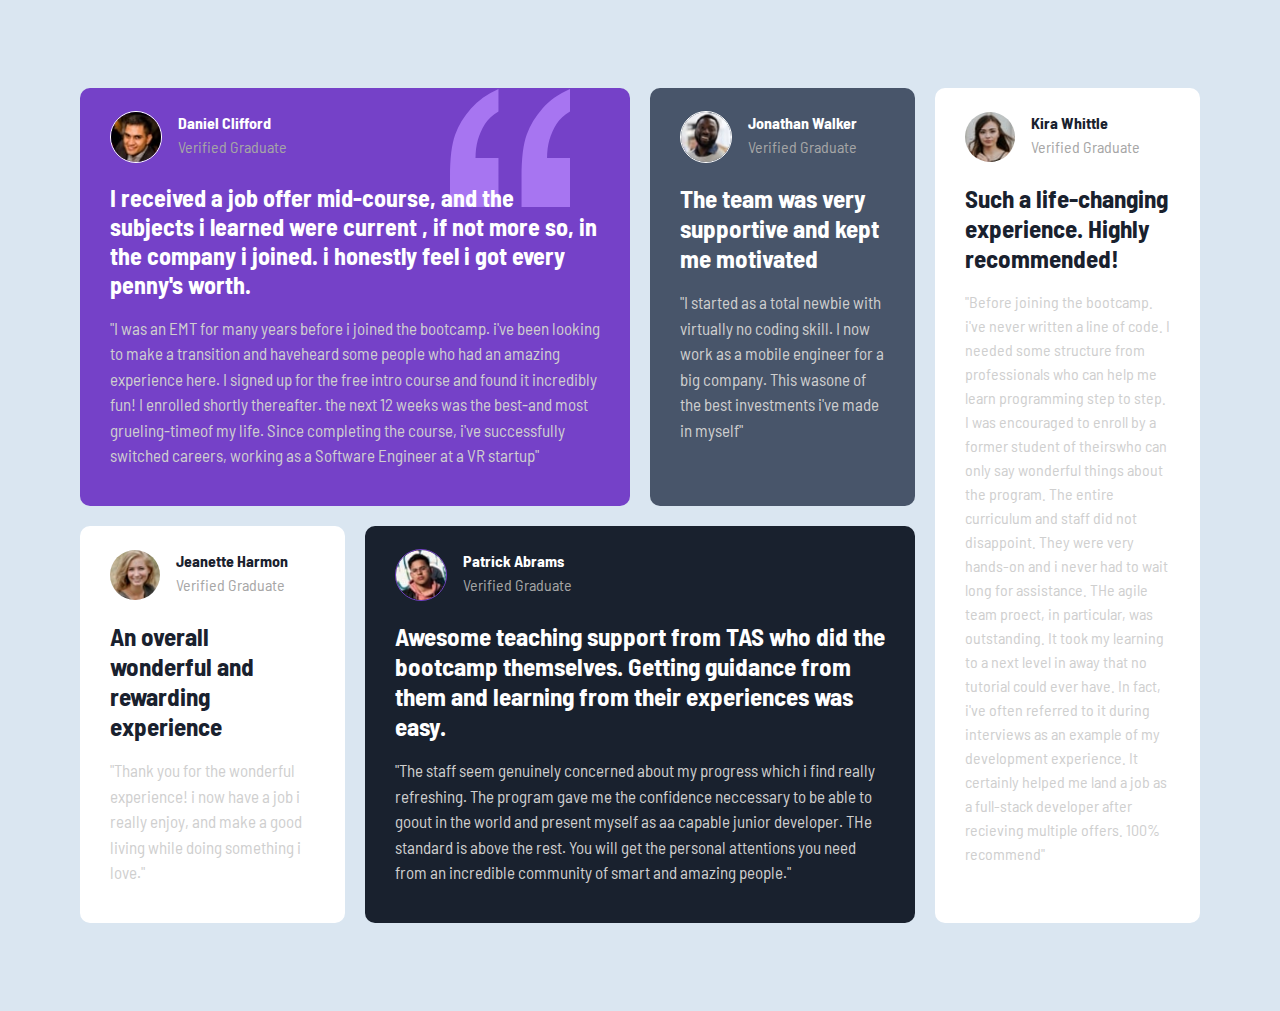
<file: index.html>
<!DOCTYPE html>
<html lang="en">
<head>
    <meta charset="UTF-8">
    <meta name="viewport" content="width=device-width, initial-scale=1.0">
    <title>Testimonial</title>
    <link rel="shortcut icon" href="images/favicon-32x32.png" type="image/x-icon">
    <link rel="stylesheet" href="styles.css">

    <link rel="preconnect" href="https://fonts.googleapis.com">
<link rel="preconnect" href="https://fonts.gstatic.com" crossorigin>
<link href="https://fonts.googleapis.com/css2?family=Barlow+Semi+Condensed:ital,wght@0,100;0,200;0,300;0,400;0,500;0,600;0,700;0,800;0,900;1,100;1,200;1,300;1,400;1,500;1,600;1,700;1,800;1,900&display=swap" rel="stylesheet">
</head>
<body>
    <main id="container">
        <div class="div1">
            <div class="image">
                <img class="img" src="images/image-daniel.jpg" alt="img">
                <div class="name">
                    <h1>Daniel Clifford</h1>
                    <p>Verified Graduate</p>
                </div>
                
            </div>
            <div class="content-1">
                <h1>I received a job offer mid-course, and the subjects i learned were current , if not more so, in the company i joined. i honestly feel i got every penny's worth.</h1>
                <p>"I was an EMT for many years before i joined the bootcamp. i've been looking to make a transition and haveheard some people who had an amazing experience here. I signed up for the free intro course and found it incredibly fun! I enrolled shortly thereafter. the next 12 weeks was the best-and most grueling-timeof my life. Since completing the course, i've successfully switched careers, working as a Software Engineer at a VR startup"</p>
            </div>
        </div>
        <div class="div2">
            <div class="image">
                <img class="jimg" src="images/image-jonathan.jpg" alt="jimg">
                <div class="name">
                    <h1>Jonathan Walker</h1>
                   <p>Verified Graduate</p>
                </div>
                

            </div>
            <div class="content-2">
                <h1>The team was very supportive and kept me motivated</h1>
                <p>"I started as a total newbie with virtually no coding skill. I now work as a mobile engineer for a big company. This wasone of the best investments i've made in myself"</p>

            </div>
        </div>
        <div class="div3">
            <div class="image3">
                <img class="jimaag" src="images/image-jeanette.jpg" alt="jimaag">
                <div class="name">
                    <h1>Jeanette Harmon</h1>
                  <p>Verified Graduate</p>
                </div>
                
            </div>
            <div class="content-3">
                <h1>An overall wonderful and rewarding experience</h1>
                <p>"Thank you for the wonderful experience! i now have a job i really enjoy, and make a good living while doing something i love."</p>
            </div>
        </div>
   
        <div class="div4">
          <div class="image">
            <img class="pimg" src="images/image-patrick.jpg" alt="pimg">
            <div class="name">
               <h1>Patrick Abrams</h1>
               <p>Verified Graduate</p>
            </div>
            
          </div>
          <div class="content-4">
            <h1>Awesome teaching support from TAS who did the bootcamp themselves. Getting guidance from them and  learning from their experiences was easy.</h1>
            <p>"The staff seem genuinely concerned about my progress which i find really refreshing. The program gave me the confidence neccessary to be able to goout in the world and present myself as aa capable junior developer. THe standard is above the rest. You will get the personal attentions you need from an incredible community of smart and amazing people."</p>
            
         </div>
        
        </div>
        <div class="div5">
         <div class="image3">
            
            <img class="kimg" src="images/image-kira.jpg" alt="kimg">
            <div class="name">
                <h1>Kira Whittle</h1>
                <p>Verified Graduate</p>
            </div>
            
         </div>
         <div class="content-5">
            <h1>Such a life-changing experience. Highly recommended!</h1>
            <p>"Before joining the bootcamp. i've never written a line of code. I needed some structure from professionals who can help me learn programming step to step. I was encouraged to enroll by a former student of theirswho can only say wonderful things about the program. The entire curriculum and staff did not disappoint. They were very hands-on and i never had to wait long for assistance. THe agile team proect, in particular, was outstanding. It took my learning to a next level in away that no tutorial could ever have. In fact, i've often referred to it during interviews as an example of my development experience. It certainly helped me land a job as a full-stack developer after recieving multiple offers. 100% recommend"</p>
         </div>
        </div>







    </main>
    
</body>
</html>
</file>
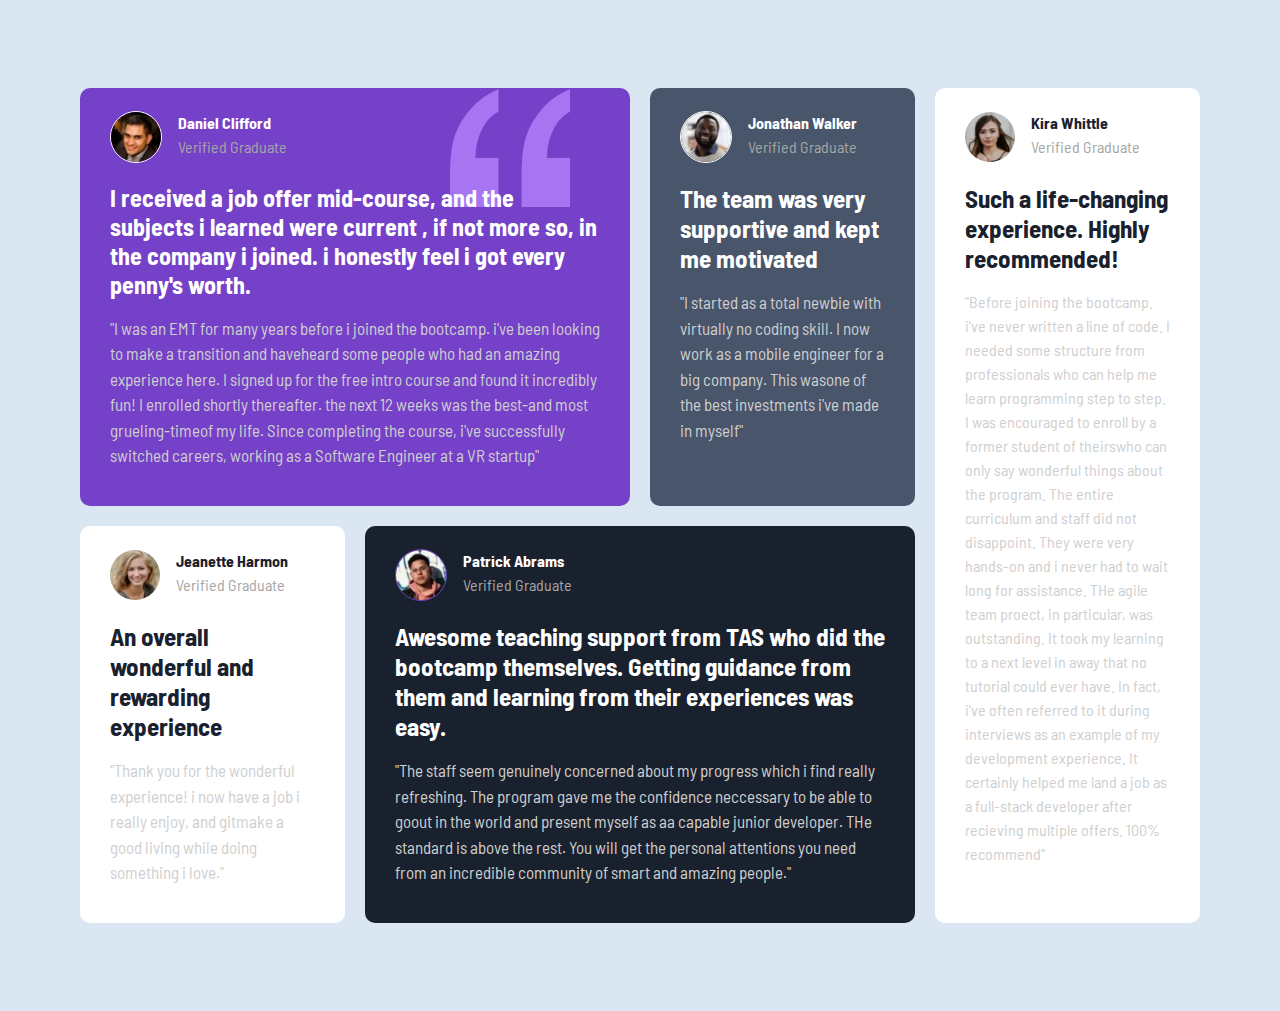
<file: indesx.html>
<!DOCTYPE html>
<html lang="en">
<head>
    <meta charset="UTF-8">
    <meta name="viewport" content="width=device-width, initial-scale=1.0">
    <title>Testimonial</title>
    <link rel="shortcut icon" href="images/favicon-32x32.png" type="image/x-icon">
    <link rel="stylesheet" href="styles.css">

    <link rel="preconnect" href="https://fonts.googleapis.com">
<link rel="preconnect" href="https://fonts.gstatic.com" crossorigin>
<link href="https://fonts.googleapis.com/css2?family=Barlow+Semi+Condensed:ital,wght@0,100;0,200;0,300;0,400;0,500;0,600;0,700;0,800;0,900;1,100;1,200;1,300;1,400;1,500;1,600;1,700;1,800;1,900&display=swap" rel="stylesheet">
</head>
<body>
    <main id="container">
        <div class="div1">
            <div class="image">
                <img class="img" src="images/image-daniel.jpg" alt="img">
                <div class="name">
                    <h1>Daniel Clifford</h1>
                    <p>Verified Graduate</p>
                </div>
                
            </div>
            <div class="content-1">
                <h1>I received a job offer mid-course, and the subjects i learned were current , if not more so, in the company i joined. i honestly feel i got every penny's worth.</h1>
                <p>"I was an EMT for many years before i joined the bootcamp. i've been looking to make a transition and haveheard some people who had an amazing experience here. I signed up for the free intro course and found it incredibly fun! I enrolled shortly thereafter. the next 12 weeks was the best-and most grueling-timeof my life. Since completing the course, i've successfully switched careers, working as a Software Engineer at a VR startup"</p>
            </div>
        </div>
        <div class="div2">
            <div class="image">
                <img class="jimg" src="images/image-jonathan.jpg" alt="jimg">
                <div class="name">
                    <h1>Jonathan Walker</h1>
                   <p>Verified Graduate</p>
                </div>
                

            </div>
            <div class="content-2">
                <h1>The team was very supportive and kept me motivated</h1>
                <p>"I started as a total newbie with virtually no coding skill. I now work as a mobile engineer for a big company. This wasone of the best investments i've made in myself"</p>

            </div>
        </div>
        <div class="div3">
            <div class="image3">
                <img class="jimaag" src="images/image-jeanette.jpg" alt="jimaag">
                <div class="name">
                    <h1>Jeanette Harmon</h1>
                  <p>Verified Graduate</p>
                </div>
                
            </div>
            <div class="content-3">
                <h1>An overall wonderful and rewarding experience</h1>
                <p>"Thank you for the wonderful experience! i now have a job i really enjoy, and gitmake a good living while doing something i love."</p>
            </div>
        </div>
   
        <div class="div4">
          <div class="image">
            <img class="pimg" src="images/image-patrick.jpg" alt="pimg">
            <div class="name">
               <h1>Patrick Abrams</h1>
               <p>Verified Graduate</p>
            </div>
            
          </div>
          <div class="content-4">
            <h1>Awesome teaching support from TAS who did the bootcamp themselves. Getting guidance from them and  learning from their experiences was easy.</h1>
            <p>"The staff seem genuinely concerned about my progress which i find really refreshing. The program gave me the confidence neccessary to be able to goout in the world and present myself as aa capable junior developer. THe standard is above the rest. You will get the personal attentions you need from an incredible community of smart and amazing people."</p>
            
         </div>
        
        </div>
        <div class="div5">
         <div class="image3">
            
            <img class="kimg" src="images/image-kira.jpg" alt="kimg">
            <div class="name">
                <h1>Kira Whittle</h1>
                <p>Verified Graduate</p>
            </div>
            
         </div>
         <div class="content-5">
            <h1>Such a life-changing experience. Highly recommended!</h1>
            <p>"Before joining the bootcamp. i've never written a line of code. I needed some structure from professionals who can help me learn programming step to step. I was encouraged to enroll by a former student of theirswho can only say wonderful things about the program. The entire curriculum and staff did not disappoint. They were very hands-on and i never had to wait long for assistance. THe agile team proect, in particular, was outstanding. It took my learning to a next level in away that no tutorial could ever have. In fact, i've often referred to it during interviews as an example of my development experience. It certainly helped me land a job as a full-stack developer after recieving multiple offers. 100% recommend"</p>
         </div>
        </div>







    </main>
    
</body>
</html>
</file>
<file: styles.css>
body{
    margin-inline: auto;
    justify-content: center;
    align-items: center;
    background-color:  hsl(210, 46%, 90%);
    padding: 5rem 5rem;
    font-family: "Barlow Semi Condensed", sans-serif;
    /* font-size: 13px; */
  
}
#container{
    display: grid;
    gap: 20px;
    grid-template-columns: repeat(4, 1fr);
    /* grid-template-rows: repeat(2, 380px); */
    grid-template-areas:
     "div1 div1 div2 div5"
     "div3 div4 div4 div5";
    
}
@media (max-width: 1024px) and (min-width: 720px) {
    #container{
        grid-template-columns: repeat(2, 1fr);
       
        grid-template-areas:
         "div1 div1"
         "div2 div3"
         "div4 div4"
         "div5 div5";
    }
    
}
@media (max-width: 719px) {
    body{
        padding: 20px;
    }
    #container{
        grid-template-columns: repeat(1, 1fr);
        /* grid-template-rows: repeat(2, 380px); */
       
        grid-template-areas:
         "div1"
         "div2"
         "div3"
         "div4"
         "div5";
    }
    
}


.div1{
    border-radius: 10px;
    background-color:  hsl(263, 55%, 52%);

    grid-area: div1;
    padding: 20px 30px;
    position: relative;
    z-index: 2;
}
.content-1 p{
    font-size: 17px;
    line-height: 1.5;
}
.content-2 p{
    font-size: 17px;
    line-height: 1.5;
}
.content-3 p{
    font-size: 17px;
    line-height: 1.5;
}

.content-4 p{
    font-size: 17px;
    line-height: 1.5;
}
.content-5 p{
    font-size: 16px;
    line-height: 1.5;
}
.content-1 h1{
    font-size: 24px;
}
.content-2 h1{
    font-size: 25px;
}
.content-3 h1{
    font-size: 25px;
}
.content-4 h1{
    font-size: 25px;
}
.content-5 h1{
    font-size: 25px;
}
.div1::after{
    
    content: "";
    position: absolute;
    width: 120px;
    height: 200px;
    background-image: url("images/bg-pattern-quotation.svg");
    background-size: contain;
    background-repeat: no-repeat;
    top: -40px;
    background-position: center;
    right: 60px;
    z-index: -1;
    overflow: hidden;
}

.image{
    display: flex;
    gap: 1rem;
    align-items: center;
}
.image3{
    display: flex;
    gap: 1rem;
    align-items: center;
}
.image3 h1{
    color:  hsl(219, 29%, 14%);
    font-size: 16px;
}
.image3 p{
    color:  hsl(0, 0%, 65%);
}
.image h1{
    color:  hsl(0, 0%, 100%);
    font-size: 16px;
}
.image p{
    color:  hsl(0, 0%, 65%);
}
.img{
    border-radius: 100%;
    width: 50px;
    height: 50px;
    border: 1.5px solid white;
}
.name{
    line-height: 0.5;
}
.content-1 h1{
    color:  hsl(0, 0%, 100%);
}
.content-1 p{
    color:  hsl(0, 0%, 81%);
}
.div2{
    border-radius: 10px;
    background-color:   hsl(217, 19%, 35%);
    
    padding: 20px 30px;
    grid-area: div2;

}
.jimg{
    border-radius: 100%;
    width: 50px;
    height: 50px;
    border: 1.5px solid white;
}
.content-2 h1{
    color:  hsl(0, 0%, 100%);
}
.content-2 p{
    color:  hsl(0, 0%, 81%);
}
.div3{
    border-radius: 10px;
    background-color:   hsl(0, 0%, 100%);

    padding: 20px 30px;
    grid-area: div3;

}
.jimaag{
    border-radius: 100%;
    width: 50px;
    height: 50px;
}
.content-3 h1{
    color:  hsl(219, 29%, 14%);
   
}
.content-3 p{
    color:  hsl(0, 0%, 81%);
}
.div4{
    border-radius: 10px;
    background-color:    hsl(219, 29%, 14%);
    
    padding: 20px 30px;
    grid-area: div4;

}
.content-4 h1{
    color:  hsl(0, 0%, 100%);
   
}
.content-4 p{
    color:  hsl(0, 0%, 81%);

}
.pimg{
    border-radius: 100%;
    width: 50px;
    height: 50px;
    border: 1.5px solid  hsl(263, 55%, 52%);
}
.div5{
    border-radius: 10px;
    background-color:    hsl(0, 0%, 100%);

    padding: 20px 30px;
   
    grid-area: div5;

}
.content-5 h1{
    color:  hsl(219, 29%, 14%);
   
}
.content-5 p{
    color:  hsl(0, 0%, 81%);
}
.kimg{
    border-radius: 100%;
    width: 50px;
    height: 50px;
  
}
</file>
